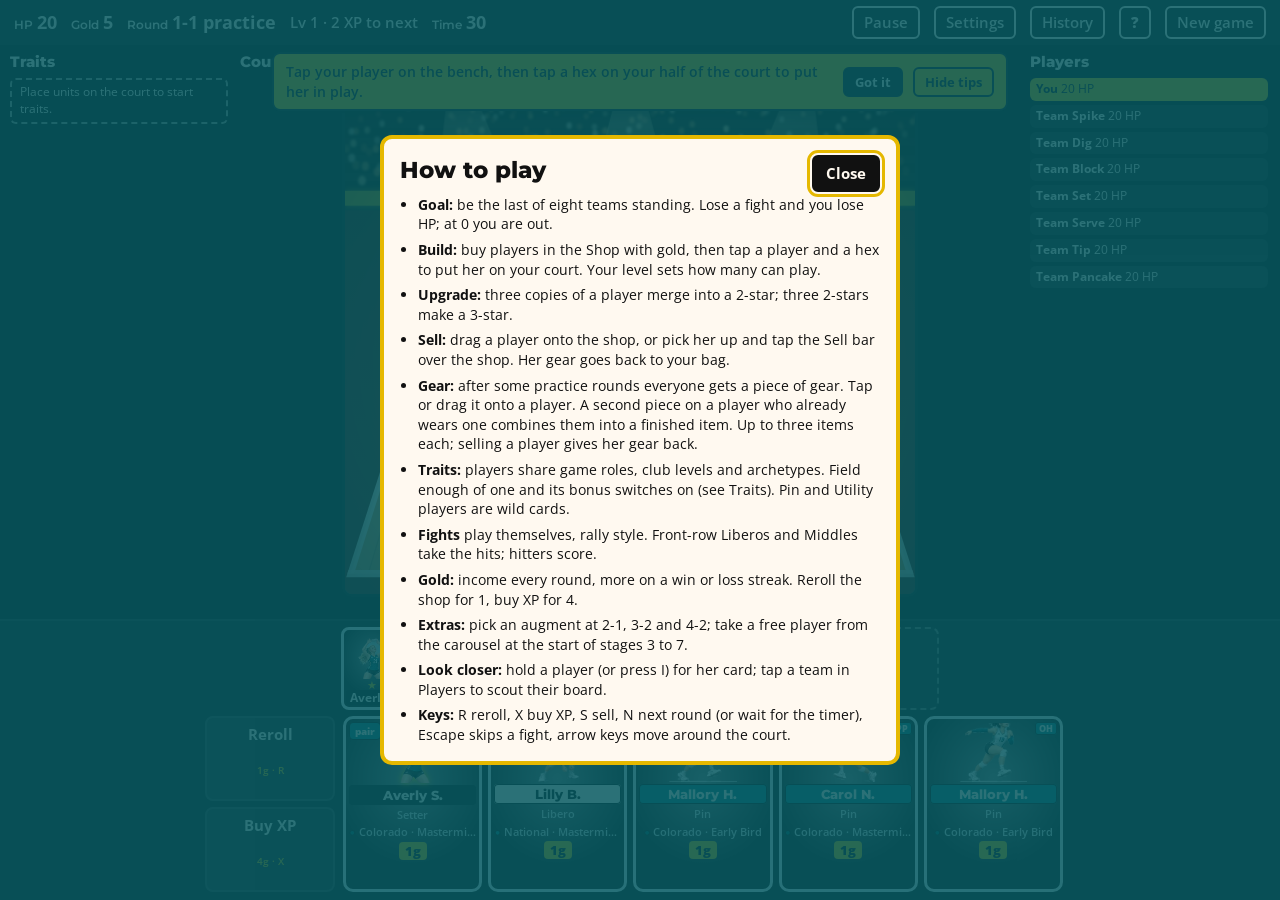
<file: tft-wcni4yex/index.html>
<!doctype html>
<html lang="en">
<head>
  <meta charset="utf-8">
  <meta name="viewport" content="width=device-width, initial-scale=1, viewport-fit=cover">
  <meta name="robots" content="noindex, nofollow">
  <meta name="theme-color" content="#0E7C86">
  <title>Tactical Boom</title>
  <link rel="preconnect" href="https://fonts.googleapis.com">
  <link href="https://fonts.googleapis.com/css2?family=Montserrat:wght@700;800&family=Open+Sans:wght@400;600&display=swap" rel="stylesheet">
  <link rel="manifest" href="app.webmanifest">
  <link rel="icon" href="assets/icons/icon-192.png" type="image/png">
  <link rel="apple-touch-icon" href="assets/icons/apple-touch-icon.png">
  <link rel="stylesheet" href="style.css?v=2.36.0">
  <script type="importmap">
  {
    "imports": {
      "./js/achievements.js": "./js/achievements.js?v=2.36.0",
      "./js/arena.js": "./js/arena.js?v=2.36.0",
      "./js/bots.js": "./js/bots.js?v=2.36.0",
      "./js/combat.js": "./js/combat.js?v=2.36.0",
      "./js/economy.js": "./js/economy.js?v=2.36.0",
      "./js/gallery.js": "./js/gallery.js?v=2.36.0",
      "./js/game.js": "./js/game.js?v=2.36.0",
      "./js/guide.js": "./js/guide.js?v=2.36.0",
      "./js/hex.js": "./js/hex.js?v=2.36.0",
      "./js/i18n.js": "./js/i18n.js?v=2.36.0",
      "./js/items.js": "./js/items.js?v=2.36.0",
      "./js/history.js": "./js/history.js?v=2.36.0",
      "./js/ladder.js": "./js/ladder.js?v=2.36.0",
      "./js/main.js": "./js/main.js?v=2.36.0",
      "./js/playback.js": "./js/playback.js?v=2.36.0",
      "./js/rng.js": "./js/rng.js?v=2.36.0",
      "./js/sound.js": "./js/sound.js?v=2.36.0",
      "./js/sprite.js": "./js/sprite.js?v=2.36.0",
      "./js/stage.js": "./js/stage.js?v=2.36.0",
      "./js/traits.js": "./js/traits.js?v=2.36.0",
      "./js/ui.js": "./js/ui.js?v=2.36.0",
      "./js/units.js": "./js/units.js?v=2.36.0"
    }
  }
  </script>
  <!-- Fetch every module at once instead of discovering them one import at a time. -->
  <link rel="modulepreload" href="./js/achievements.js?v=2.36.0">
  <link rel="modulepreload" href="./js/arena.js?v=2.36.0">
  <link rel="modulepreload" href="./js/bots.js?v=2.36.0">
  <link rel="modulepreload" href="./js/combat.js?v=2.36.0">
  <link rel="modulepreload" href="./js/economy.js?v=2.36.0">
  <link rel="modulepreload" href="./js/gallery.js?v=2.36.0">
  <link rel="modulepreload" href="./js/game.js?v=2.36.0">
  <link rel="modulepreload" href="./js/guide.js?v=2.36.0">
  <link rel="modulepreload" href="./js/hex.js?v=2.36.0">
  <link rel="modulepreload" href="./js/i18n.js?v=2.36.0">
  <link rel="modulepreload" href="./js/items.js?v=2.36.0">
  <link rel="modulepreload" href="./js/history.js?v=2.36.0">
  <link rel="modulepreload" href="./js/ladder.js?v=2.36.0">
  <link rel="modulepreload" href="./js/main.js?v=2.36.0">
  <link rel="modulepreload" href="./js/playback.js?v=2.36.0">
  <link rel="modulepreload" href="./js/rng.js?v=2.36.0">
  <link rel="modulepreload" href="./js/sound.js?v=2.36.0">
  <link rel="modulepreload" href="./js/sprite.js?v=2.36.0">
  <link rel="modulepreload" href="./js/stage.js?v=2.36.0">
  <link rel="modulepreload" href="./js/traits.js?v=2.36.0">
  <link rel="modulepreload" href="./js/ui.js?v=2.36.0">
  <link rel="modulepreload" href="./js/units.js?v=2.36.0">
</head>
<body class="game">
  <header class="bar" aria-label="Status" data-i18n-aria>
    <span class="stat"><span class="k" data-i18n>HP</span> <b id="hp">20</b></span>
    <span class="stat"><span class="k" data-i18n>Gold</span> <b id="gold">0</b></span>
    <span class="stat"><span class="k" data-i18n>Round</span> <b id="round">1-1</b></span>
    <span class="brk" aria-hidden="true"></span>
    <span class="stat" id="level">Lv 1 · 2 XP to next</span>
    <span class="stat"><span class="k" data-i18n>Time</span> <b id="timer" aria-live="off">30</b></span>
    <span class="brk" aria-hidden="true"></span>
    <button type="button" id="pause" class="ghost" aria-pressed="false">Pause</button>
    <button type="button" id="settingsBtn" class="ghost" data-i18n>Settings</button>
    <button type="button" id="historyBtn" class="ghost" data-i18n>History</button>
    <button type="button" id="helpBtn" class="ghost" aria-label="How to play" data-i18n-aria>?</button>
    <button type="button" id="newgame" class="ghost" data-i18n>New game</button>
  <div class="tip" id="tip" role="status" hidden><span id="tipText"></span> <button type="button" id="tipOk" data-i18n>Got it</button> <button type="button" id="tipOff" data-i18n>Hide tips</button></div>
  </header>

  <main class="board">
  <aside class="side left">
  <section class="zone" aria-labelledby="hTraits">
    <h2 id="hTraits"><span data-i18n>Traits</span> <span class="sub" id="wild"></span></h2>
    <ul class="traits" id="traits"></ul>
    <p class="owned" id="owned"></p>
  </section>
  </aside>
  <section class="zone center" aria-labelledby="hCourt">
    <h2 id="hCourt"><span data-i18n>Court</span> <span class="sub" id="courtCount">0 / 1</span> <span class="sub" id="courtHint">arrow keys move between hexes</span>
      <span class="fightbar" id="fightbar" hidden><button type="button" id="speed" aria-pressed="false">2x</button><button type="button" id="skip"><span data-i18n>Skip</span> <small>Esc</small></button></span></h2>
    <div class="arena" id="court" role="group" aria-label="Court hexes, your half" data-i18n-aria data-stage="fieldhouse"></div>
    <p class="msg" id="msg" aria-hidden="true"></p>
    <div id="live" class="vh" aria-live="polite"></div>
  </section>
  <aside class="side right">
  <section class="zone" aria-labelledby="hPlayers">
    <h2 id="hPlayers"><span data-i18n>Players</span> <span class="sub" id="lastFight"></span></h2>
    <ol class="players" id="players"></ol>
  </section>
  <details class="zone damage" id="damage" hidden open>
    <summary><h2 id="damageTitle" data-i18n>Fight damage</h2></summary>
    <ol class="dmglist" id="damageList"></ol>
  </details>
  <details class="zone fights" id="fights" hidden>
    <summary><h2 data-i18n>Fights</h2> <span class="sub" data-i18n>tap one to watch it</span></summary>
    <ol class="fightlist" id="fightList"></ol>
    <div id="lobbyWrap" hidden>
      <h3 class="sub" data-i18n>This round's other fights</h3>
      <ol class="fightlist" id="lobbyList"></ol>
    </div>
  </details>
  </aside>
  </main>

  <footer class="dock">
  <section class="zone" aria-labelledby="hBench">
    <h2 id="hBench" data-i18n>Bench</h2>
    <div class="slots bench" id="bench" role="group" aria-label="Bench slots" data-i18n-aria></div>
    <div class="gearbag" id="gear" role="group" aria-label="Gear bag" data-i18n-aria hidden></div>
  </section>
  <div class="shopbar">
  <nav class="actions" aria-label="Actions" data-i18n-aria>
    <span class="pocket" id="pocket" aria-hidden="true"></span>
    <button type="button" id="reroll">Reroll <small>1g · R</small></button>
    <button type="button" id="xp"><span data-i18n>Buy XP</span> <small>4g · X</small></button>
    <button type="button" id="next" class="primary"><span data-i18n>Next round</span> <small>N</small></button>
  </nav>
  <section class="zone" aria-labelledby="hShop">
    <h2 id="hShop" data-i18n>Shop</h2>
    <div class="shopwrap">
      <div class="shop" id="shop" role="group" aria-label="Shop cards" data-i18n-aria></div>
      <button type="button" id="sell" data-drop="sell:0" disabled>Sell</button>
    </div>
  </section>
  </div>
  </footer>
  <dialog id="unitcard" aria-labelledby="unitName">
    <button type="button" class="close" id="unitClose" data-i18n>Close</button>
    <h2 id="unitName"></h2>
    <div class="stage"><span class="spr" id="unitSprite"></span></div>
    <dl id="unitFacts"></dl>
  </dialog>
  <dialog id="newDlg" aria-labelledby="newTitle">
    <button type="button" class="close" id="newClose" data-i18n>Cancel</button>
    <h2 id="newTitle" data-i18n>New game</h2>
    <p data-i18n>The current game ends.</p>
    <div class="histbtns">
      <button type="button" id="newFree" data-i18n>Free play</button>
      <button type="button" id="newDaily" data-i18n>Today's challenge</button>
      <button type="button" id="newHyper" data-i18n>Hyper roll</button>
    </div>
    <p class="note" id="dailyNote"></p>
    <p class="note" data-i18n>Hyper roll is a short game: more gold, faster levels, double damage, 20-second rounds. It does not change your rating.</p>
  </dialog>
  <dialog id="settings" aria-labelledby="setTitle">
    <button type="button" class="close" id="setClose" data-i18n>Close</button>
    <h2 id="setTitle" data-i18n>Settings</h2>
    <p class="note" data-i18n>Kept on this device.</p>
    <div class="setgrid">
      <span data-i18n>Sound</span><button type="button" id="mute" aria-pressed="false">Sound on</button>
      <label for="auto" data-i18n>Auto-advance timer</label><input type="checkbox" id="auto" checked>
      <label for="difficulty" data-i18n>Bots</label><select id="difficulty" aria-describedby="diffNote"><option value="easy" data-i18n>Easy</option><option value="normal" data-i18n>Normal</option><option value="hard" data-i18n>Hard</option></select>
      <span></span><small id="diffNote" data-i18n>Applies from the next new game.</small>
      <label for="speedPref" data-i18n>Fight speed</label><select id="speedPref"><option value="1">1x</option><option value="2">2x</option></select>
      <label for="motion" data-i18n>Motion</label><select id="motion"><option value="auto" data-i18n>Follow this device</option><option value="reduce" data-i18n>Reduce</option></select>
      <label for="tipsOn" data-i18n>Tips</label><input type="checkbox" id="tipsOn" checked>
      <label for="textSize" data-i18n>Text size</label><select id="textSize"><option value="1" data-i18n>Standard</option><option value="1.15" data-i18n>Large</option><option value="1.3" data-i18n>Larger</option></select>
      <label for="lang" data-i18n>Language</label><select id="lang"><option value="en">English</option><option value="es">Español</option></select>
    </div>
  </dialog>
  <dialog id="history" aria-labelledby="histTitle">
    <button type="button" class="close" id="histClose" data-i18n>Close</button>
    <h2 id="histTitle" data-i18n>History</h2>
    <p class="rank" id="histRank"></p>
    <p id="histSummary"></p>
    <ol class="histgames" id="histGames"></ol>
    <div id="histUnitsWrap">
      <h3 data-i18n>Players on your final boards</h3>
      <table class="histunits"><thead><tr><th scope="col" data-i18n>Player</th><th scope="col" data-i18n>Games</th><th scope="col" data-i18n>Avg place</th><th scope="col" data-i18n>Wins</th></tr></thead><tbody id="histUnits"></tbody></table>
    </div>
    <h3 id="achTitle">Achievements</h3>
    <ul class="achs" id="achList"></ul>
    <p class="note" data-i18n>Kept on this device only. The feedback file holds these game facts and nothing else.</p>
    <div class="histbtns"><button type="button" id="histDownload" data-i18n>Download feedback file</button><button type="button" id="histClear" data-i18n>Clear history</button></div>
  </dialog>
  <dialog id="help" aria-labelledby="helpTitle">
    <button type="button" class="close" id="helpClose" data-i18n>Close</button>
    <h2 id="helpTitle" data-i18n>How to play</h2>
    <ul class="help">
      <li data-i18n-html><b>Goal:</b> be the last of eight teams standing. Lose a fight and you lose HP; at 0 you are out.</li>
      <li data-i18n-html><b>Build:</b> buy players in the Shop with gold, then tap a player and a hex to put her on your court. Your level sets how many can play.</li>
      <li data-i18n-html><b>Upgrade:</b> three copies of a player merge into a 2-star; three 2-stars make a 3-star.</li>
      <li data-i18n-html><b>Sell:</b> drag a player onto the shop, or pick her up and tap the Sell bar over the shop. Her gear goes back to your bag.</li>
      <li data-i18n-html><b>Gear:</b> after some practice rounds everyone gets a piece of gear. Tap or drag it onto a player. A second piece on a player who already wears one combines them into a finished item. Up to three items each; selling a player gives her gear back.</li>
      <li data-i18n-html><b>Traits:</b> players share game roles, club levels and archetypes. Field enough of one and its bonus switches on (see Traits). Pin and Utility players are wild cards.</li>
      <li data-i18n-html><b>Fights</b> play themselves, rally style. Front-row Liberos and Middles take the hits; hitters score.</li>
      <li data-i18n-html><b>Gold:</b> income every round, more on a win or loss streak. Reroll the shop for 1, buy XP for 4.</li>
      <li data-i18n-html><b>Extras:</b> pick an augment at 2-1, 3-2 and 4-2; take a free player from the carousel at the start of stages 3 to 7.</li>
      <li data-i18n-html><b>Look closer:</b> hold a player (or press I) for her card; tap a team in Players to scout their board.</li>
      <li data-i18n-html><b>Keys:</b> R reroll, X buy XP, S sell, N next round (or wait for the timer), Escape skips a fight, arrow keys move around the court.</li>
    </ul>
  </dialog>
  <dialog id="carousel" aria-labelledby="carTitle">
    <h2 id="carTitle" data-i18n>Carousel</h2>
    <p data-i18n>Lowest HP picks first. Take one player for free; if time runs out you get the first open one.</p>
    <div class="carousel" id="carChoices" role="group" aria-label="Carousel players" data-i18n-aria></div>
  </dialog>
  <dialog id="augment" aria-labelledby="augTitle">
    <h2 id="augTitle" data-i18n>Pick an augment</h2>
    <p data-i18n>It lasts the whole game. If time runs out you get the first one.</p>
    <div class="augs" id="augChoices" role="group" aria-label="Augment choices" data-i18n-aria></div>
  </dialog>
  <dialog id="over" aria-labelledby="overTitle">
    <h2 id="overTitle" data-i18n>Game over</h2>
    <p id="overText"></p>
    <p class="rank" id="overAch"></p>
    <div class="recap" id="recap"></div>
    <ol class="players" id="finalPlaces"></ol>
    <div class="histbtns">
      <button type="button" id="again" data-i18n>Free play</button>
      <button type="button" id="againDaily" data-i18n>Today's challenge</button>
    </div>
  </dialog>
  <script type="module" src="js/main.js?v=2.36.0"></script>
</body>
</html>
</file>
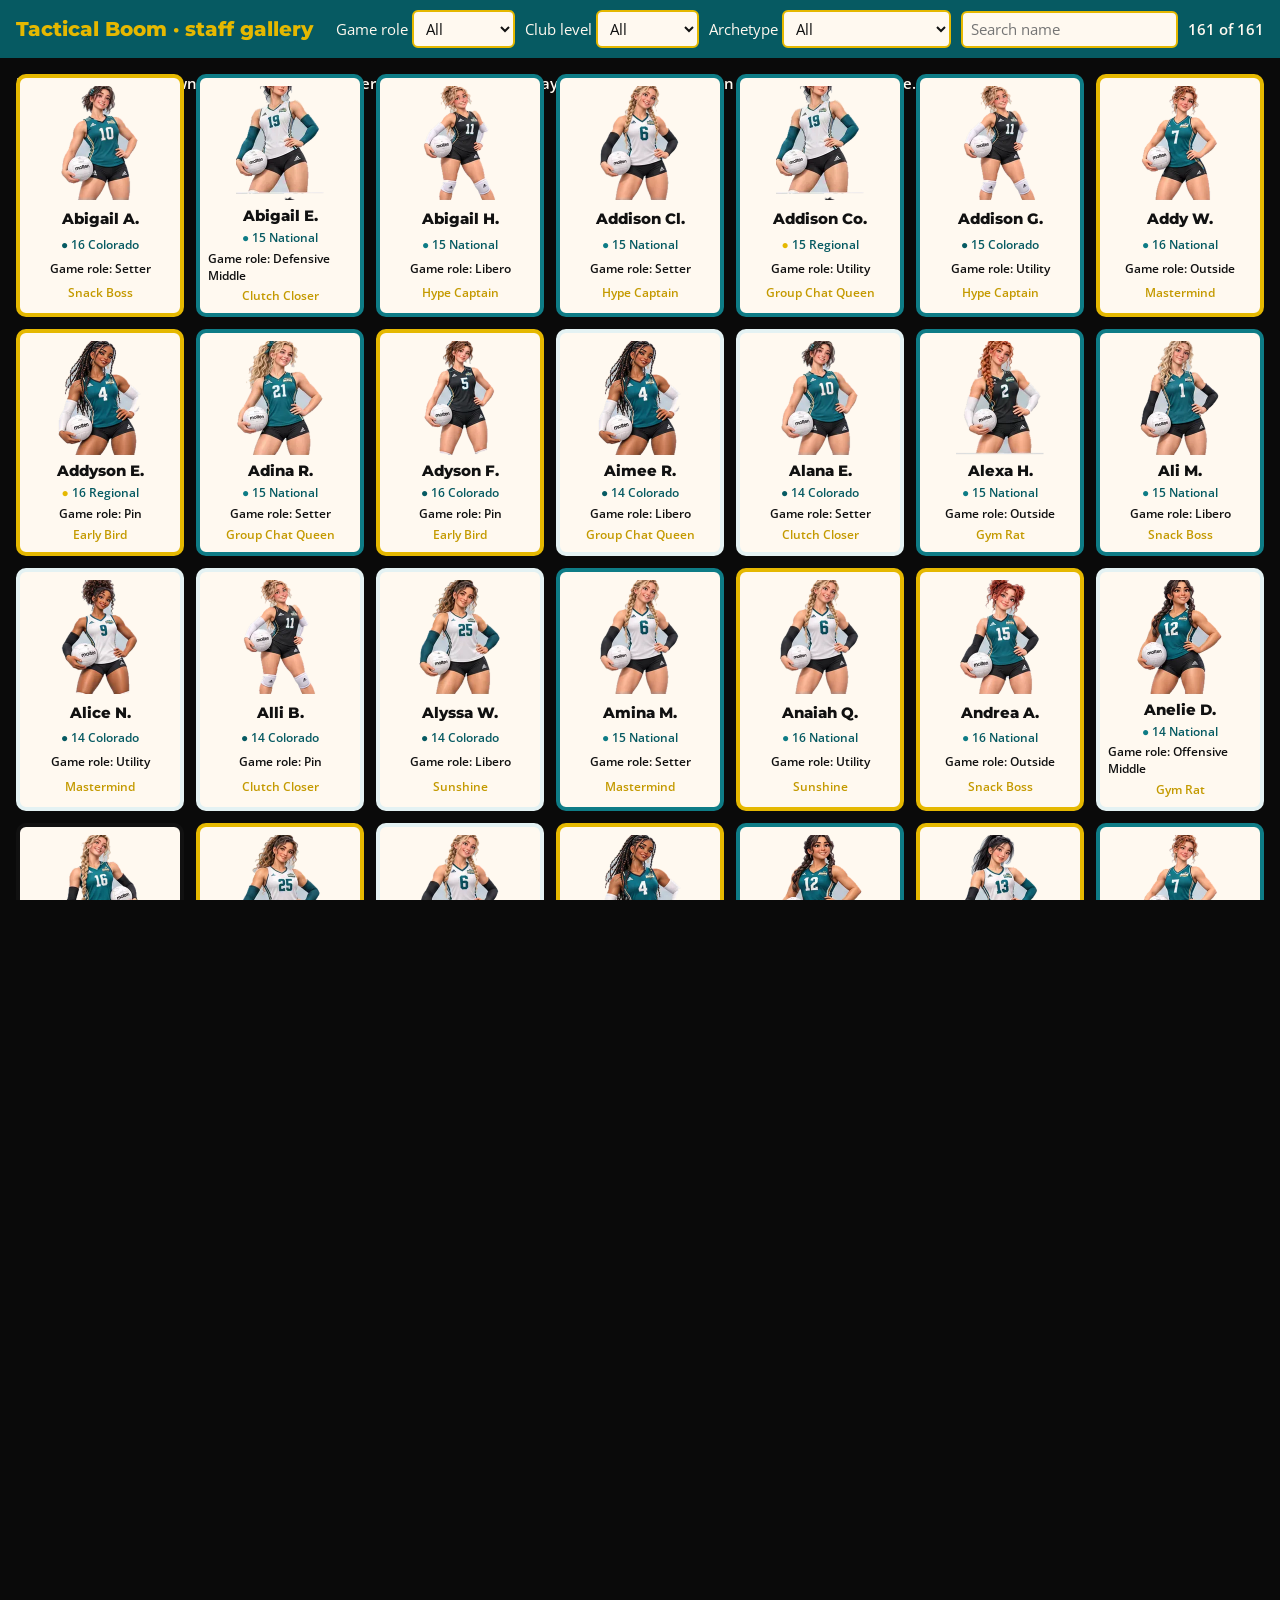
<file: tft-wcni4yex/gallery.html>
<!doctype html>
<html lang="en">
<head>
  <meta charset="utf-8">
  <meta name="viewport" content="width=device-width, initial-scale=1, viewport-fit=cover">
  <meta name="robots" content="noindex, nofollow">
  <meta name="theme-color" content="#0E7C86">
  <title>Tactical Boom Gallery</title>
  <link rel="icon" href="assets/icons/icon-192.png" type="image/png">
  <link rel="preconnect" href="https://fonts.googleapis.com">
  <link href="https://fonts.googleapis.com/css2?family=Montserrat:wght@700;800&family=Open+Sans:wght@400;600&display=swap" rel="stylesheet">
  <link rel="stylesheet" href="style.css?v=2.36.0">
  <script type="importmap">
  {
    "imports": {
      "./js/achievements.js": "./js/achievements.js?v=2.36.0",
      "./js/arena.js": "./js/arena.js?v=2.36.0",
      "./js/bots.js": "./js/bots.js?v=2.36.0",
      "./js/combat.js": "./js/combat.js?v=2.36.0",
      "./js/economy.js": "./js/economy.js?v=2.36.0",
      "./js/gallery.js": "./js/gallery.js?v=2.36.0",
      "./js/game.js": "./js/game.js?v=2.36.0",
      "./js/guide.js": "./js/guide.js?v=2.36.0",
      "./js/hex.js": "./js/hex.js?v=2.36.0",
      "./js/i18n.js": "./js/i18n.js?v=2.36.0",
      "./js/items.js": "./js/items.js?v=2.36.0",
      "./js/history.js": "./js/history.js?v=2.36.0",
      "./js/ladder.js": "./js/ladder.js?v=2.36.0",
      "./js/main.js": "./js/main.js?v=2.36.0",
      "./js/playback.js": "./js/playback.js?v=2.36.0",
      "./js/rng.js": "./js/rng.js?v=2.36.0",
      "./js/sound.js": "./js/sound.js?v=2.36.0",
      "./js/sprite.js": "./js/sprite.js?v=2.36.0",
      "./js/stage.js": "./js/stage.js?v=2.36.0",
      "./js/traits.js": "./js/traits.js?v=2.36.0",
      "./js/ui.js": "./js/ui.js?v=2.36.0",
      "./js/units.js": "./js/units.js?v=2.36.0"
    }
  }
  </script>
</head>
<body>
  <header class="top">
    <h1>Tactical Boom · staff gallery</h1>
    <label>Game role <select id="fRole"><option value="">All</option></select></label>
    <label>Club level <select id="fLevel"><option value="">All</option></select></label>
    <label>Archetype <select id="fArch"><option value="">All</option></select></label>
    <label><span class="vh">Search name</span><input id="fName" type="search" placeholder="Search name"></label>
    <span class="count" id="count" aria-live="polite"></span>
  </header>
  <p class="note">Placeholder looks, drawn from a fixed seed, never matched to the real player. Tap or press Enter on a card to see every pose.</p>
  <main class="grid" id="grid" aria-label="Units"></main>
  <dialog id="dlg" aria-labelledby="dlgName">
    <button class="close" id="dlgClose" type="button">Close</button>
    <h2 id="dlgName"></h2>
    <div class="stage" id="stage"></div>
    <div class="poses" id="poses" role="group" aria-label="Pose"></div>
    <dl id="dlgFacts"></dl>
  </dialog>
  <script type="module" src="js/gallery.js?v=2.36.0"></script>
</body>
</html>
</file>
<file: tft-wcni4yex/style.css>
:root {
  --teal: #0E7C86; --teal-dark: #065A62; --teal-light: #E4F2F3;
  --gold: #E5B800; --gold-dark: #C49A00; --cream: #FFF9F0; --black: #111111;
  --display: 'Montserrat', sans-serif; --body: 'Open Sans', sans-serif;
  --page: #0a0a0a; --panel: #161616; --panel-2: #1f1f1f;
}
* { box-sizing: border-box; }
html, body { margin: 0; min-height: 100%; }
body { background: var(--page); color: var(--cream); font-family: var(--body); font-size: 15px; line-height: 1.4; }
h1, h2, h3 { font-family: var(--display); font-weight: 800; margin: 0; }
button { font: inherit; cursor: pointer; }
:focus-visible { outline: 3px solid var(--gold); outline-offset: 2px; }
.vh { position: absolute; width: 1px; height: 1px; overflow: hidden; clip: rect(0 0 0 0); white-space: nowrap; }

.top { position: sticky; top: 0; z-index: 5; background: var(--teal-dark); padding: 10px 16px; display: flex; gap: 10px; align-items: center; flex-wrap: wrap; }
.top h1 { font-size: 20px; color: var(--gold); flex: 1 1 auto; }
.top select, .top input { font: inherit; padding: 6px 8px; border: 2px solid var(--gold); border-radius: 6px; background: var(--cream); color: var(--black); }
.top .count { font-weight: 600; }

.grid { display: grid; grid-template-columns: repeat(auto-fill, minmax(150px, 1fr)); gap: 12px; padding: 16px; }
.card { background: var(--cream); color: var(--black); border-radius: 10px; border: 4px solid var(--ring); padding: 8px; text-align: left; display: grid; gap: 4px; justify-items: center; }
.card .spr { background-repeat: no-repeat; image-rendering: auto; }
.card .name { font-family: var(--display); font-weight: 800; font-size: 15px; }
.card .team { font-weight: 600; font-size: 12px; color: var(--teal-dark); }
.card .role { font-size: 12px; font-weight: 600; }
.card .arch { font-size: 12px; font-weight: 600; color: var(--gold-dark); }
.card[data-level="National"] .team::before { content: "● "; color: var(--teal); }
.card[data-level="Regional"] .team::before { content: "● "; color: var(--gold); }
.card[data-level="Colorado"] .team::before { content: "● "; color: var(--teal-dark); }

dialog { border: 4px solid var(--gold); border-radius: 12px; background: var(--cream); color: var(--black); padding: 16px; width: min(92vw, 520px); }
dialog::backdrop { background: rgba(6, 90, 98, .85); }
dialog .stage { display: grid; place-items: end center; background: var(--teal-light); border-radius: 8px; min-height: 260px; padding: 8px; }
dialog .poses { display: flex; flex-wrap: wrap; gap: 6px; margin: 10px 0; }
dialog .poses button { padding: 6px 10px; border: 2px solid var(--black); background: var(--black); color: var(--cream); border-radius: 6px; font-weight: 600; }
dialog .poses button[aria-pressed="true"] { background: var(--gold); color: var(--black); border-color: var(--gold); }
dialog dl { display: grid; grid-template-columns: auto 1fr; gap: 4px 12px; margin: 10px 0; font-size: 14px; }
dialog dt { font-weight: 800; }
dialog dd { margin: 0; }
dialog .close { float: right; border: 2px solid var(--black); background: var(--black); color: var(--cream); border-radius: 6px; padding: 6px 12px; font-weight: 700; }
.note { padding: 0 16px 16px; font-weight: 600; }
@media (prefers-reduced-motion: reduce) { .hop { animation: none !important; } }

/* ---- game screen ---- */
body.game { padding-bottom: 96px; }
.bar { position: sticky; top: 0; z-index: 5; background: var(--panel); padding: 8px 12px; display: flex; gap: 14px; align-items: center; flex-wrap: wrap; font-weight: 600; }
.bar .stat .k { color: var(--cream); font-family: var(--display); font-size: 12px; }
.bar .stat b { font-size: 18px; }
.bar #pause { margin-left: auto; }
.bar .ghost { background: transparent; color: var(--cream); border: 2px solid var(--cream); border-radius: 6px; padding: 4px 10px; font-weight: 600; }
.zone { padding: 10px 12px 0; }
.zone h2 { font-size: 15px; color: var(--cream); margin-bottom: 6px; }
.zone h2 .sub { color: var(--cream); font-family: var(--body); font-weight: 600; font-size: 13px; margin-left: 8px; }
.slots { display: grid; gap: 6px; touch-action: none; }
.slots.court { grid-template-columns: repeat(6, 1fr); }
.slots.bench { grid-template-columns: repeat(9, 1fr); }
.slot { position: relative; aspect-ratio: 3 / 4; border-radius: 8px; border: 2px dashed rgba(255, 249, 240, .6); background: rgba(6, 90, 98, .5); padding: 2px; display: grid; grid-template-rows: 1fr auto auto; justify-items: center; align-items: end; color: var(--cream); overflow: hidden; }
.slot.filled { border: 3px solid var(--ring); background: var(--cream); color: var(--black); }
.slot.selected { outline: 4px solid var(--gold); outline-offset: -2px; transform: translateY(-4px); }
.slot .spr { background-repeat: no-repeat; max-width: 100%; }
.slot .stars { color: var(--black); font-size: 11px; line-height: 1; }
.slot .nm { font-size: 10px; font-weight: 700; line-height: 1.1; text-align: center; max-width: 100%; overflow: hidden; text-overflow: ellipsis; white-space: nowrap; }
/* The name strip wears the role's kit colour (white, black or teal) so roles read at a glance. */
.slot.filled .nm, .shopcard .nm { box-sizing: border-box; width: 100%; padding: 1px 4px; border-radius: 4px; background: var(--kit-bg, transparent); color: var(--kit-fg, inherit); box-shadow: inset 0 0 0 1px var(--black); }
.spr.flip { transform: scaleX(-1); }
.slot[data-abbr]::after, .shopcard[data-abbr]::after { content: attr(data-abbr); position: absolute; top: 3px; right: 3px; z-index: 1; font-size: 9px; font-weight: 800; line-height: 1; padding: 2px 4px; border-radius: 3px; background: var(--kit-bg); color: var(--kit-fg); box-shadow: inset 0 0 0 1px var(--black); }
.slot { position: relative; }
/* ---- fight playback ---- */
.arena.fighting .hex { pointer-events: none; }
.hex.down .unit { opacity: .55; }
.hex .unit .hpbar { width: 70%; height: 5px; margin-top: 2px; background: var(--black); border: 1px solid var(--black); border-radius: 3px; overflow: hidden; }
.hex .unit .hpbar i { display: block; height: 100%; width: 100%; background: var(--gold); transform-origin: left; transition: transform .25s; }
.hex.theirs .unit .hpbar i { background: var(--cream); }
.float { position: absolute; bottom: 100%; left: 50%; transform: translateX(-50%); font-family: var(--display); font-weight: 800; font-size: 13px; white-space: nowrap; padding: 0 4px; border-radius: 4px; background: var(--black); color: var(--cream); animation: rise .9s ease-out forwards; z-index: 40; }
.float.dmg { color: var(--gold); }
.float.heal { background: var(--teal); color: var(--cream); }
.float.kw { background: var(--cream); color: var(--black); font-size: 11px; }
@keyframes rise { from { opacity: 1; translate: 0 0; } to { opacity: 0; translate: 0 -28px; } }
.ball { position: absolute; left: 0; top: 0; width: 14px; height: 14px; margin: -7px 0 0 -7px; border-radius: 50%; background: radial-gradient(circle at 35% 35%, var(--cream), var(--gold) 60%, var(--gold-dark)); border: 1px solid var(--black); z-index: 60; pointer-events: none; }
.fightbar[hidden], [hidden] { display: none !important; }
.fightbar { display: inline-flex; gap: 6px; margin-left: 8px; vertical-align: middle; }
.fightbar button { padding: 4px 10px; border-radius: 6px; border: 2px solid var(--black); background: var(--black); color: var(--cream); font-weight: 700; font-size: 12px; }
.fightbar button small { color: var(--gold); font-size: 10px; }
.bar .auto { display: inline-flex; gap: 4px; align-items: center; font-size: 12px; }
.bar select { font: inherit; font-size: 12px; padding: 2px 4px; border-radius: 6px; border: 2px solid var(--cream); background: var(--teal-dark); color: var(--cream); }
.bar .auto input { width: 18px; height: 18px; accent-color: var(--gold); }
.bar #pause[aria-pressed="true"] { background: var(--gold); color: var(--black); border-color: var(--gold); }
@media (prefers-reduced-motion: reduce) { .float { animation: none; } .hex .unit .hpbar i { transition: none; } }
.traits { list-style: none; margin: 0; padding: 0; display: flex; flex-wrap: wrap; gap: 6px; font-size: 12px; }
.traits li { border-radius: 6px; border: 2px dashed rgba(255, 249, 240, .6); }
.traits li:not(:has(button)) { padding: 4px 8px; }
.traits li.on { background: var(--cream); color: var(--black); border: 2px solid var(--gold); }
.traits li.on.kit { background: var(--kit-bg); color: var(--kit-fg); }
.traits .trait { all: unset; box-sizing: border-box; display: block; padding: 4px 8px; cursor: pointer; border-radius: 4px; }
.traits .trait:focus-visible { outline: 3px solid var(--gold); outline-offset: 1px; }
.traits .trait[aria-pressed="true"] { box-shadow: 0 0 0 3px var(--gold); }
.traits .sw { display: inline-block; width: 9px; height: 9px; margin-right: 5px; border-radius: 50%; border: 1px solid var(--black); box-shadow: 0 0 0 1px var(--cream); background: var(--kit-bg, transparent); vertical-align: 0; } /* cream halo: a teal dot stays visible on the teal page */
.traits li:not(.kit) .sw:not([style]) { display: none; }
.traits li b { font-family: var(--display); }
.traits li.on .bp { color: var(--teal-dark); font-weight: 700; }
.traits li.on.kit .bp { color: inherit; }
/* Units holding the trait picked in the trait panel glow around their outline. */
.lit .spr { filter: drop-shadow(0 0 3px var(--gold)) drop-shadow(0 0 3px var(--gold)); }
.slot.lit, .shopcard.lit { outline: 3px solid var(--gold); outline-offset: 1px; }
.players { list-style: none; margin: 0; padding: 0; display: grid; grid-template-columns: repeat(auto-fill, minmax(140px, 1fr)); gap: 4px; font-size: 12px; }
.players li { padding: 3px 6px; border-radius: 6px; background: var(--panel-2); white-space: nowrap; overflow: hidden; text-overflow: ellipsis; }
.players li.you { background: var(--gold); color: var(--black); }
.players li.out { text-decoration: line-through; }
dialog .players { grid-template-columns: repeat(2, 1fr); }
dialog .players li { color: var(--cream); }
dialog .players li.you { color: var(--black); }
.msg { margin: 8px 12px; min-height: 1.4em; font-weight: 600; }
.shop { display: grid; grid-template-columns: repeat(5, minmax(0, 1fr)); gap: 6px; }
.shopcard { border-radius: 10px; border: 3px solid var(--ring); background: var(--cream); color: var(--black); padding: 6px 4px; display: grid; justify-items: center; gap: 2px; min-height: 150px; }
.shopcard:disabled { background: var(--teal-light); border-style: dashed; }
.shopcard .spr { background-repeat: no-repeat; }
.shopcard .nm { font-family: var(--display); font-weight: 800; font-size: 11px; text-align: center; }
.shopcard .tr { font-size: 9.5px; font-weight: 600; text-align: center; color: var(--teal-dark); }
.shopcard { position: relative; }
.shopcard .hint { position: absolute; top: 4px; left: 4px; z-index: 1; font-size: 10px; font-weight: 800; line-height: 1; padding: 3px 5px; border-radius: 4px; border: 1px solid var(--black); background: var(--cream); color: var(--black); }
.shopcard .hint.up { background: var(--gold); }
.shopcard .hint.pair { background: var(--teal); color: var(--cream); }
.shopcard.hinted .spr { filter: drop-shadow(0 0 4px var(--gold)); }
.shopcard .cost { font-weight: 800; color: var(--black); background: var(--gold); border-radius: 4px; padding: 0 6px; font-size: 13px; }
.actions { position: fixed; left: 0; right: 0; bottom: 0; z-index: 5; display: grid; grid-template-columns: 1fr 1fr 1fr 1.4fr; gap: 6px; padding: 8px 12px calc(8px + env(safe-area-inset-bottom, 0px)); background: var(--teal-dark); }
.actions button { padding: 10px 4px; border-radius: 8px; border: 2px solid var(--black); background: var(--black); color: var(--cream); font-weight: 700; font-size: 13px; display: grid; gap: 2px; }
.actions button small { font-weight: 600; font-size: 10px; color: var(--gold); }
.actions button.primary { background: var(--gold); color: var(--black); border-color: var(--gold); }
.actions button.primary small { color: var(--black); }
.actions button:disabled { background: var(--teal-dark); border: 2px dashed var(--cream); color: var(--cream); }
@media (min-width: 700px) { .zone, .bar, .actions { max-width: 760px; margin-inline: auto; } .actions { left: 50%; transform: translateX(-50%); width: 100%; } .slot .nm { font-size: 12px; } .shopcard .nm { font-size: 13px; } .shopcard .tr { font-size: 11px; } }

/* ---- arena: perspective court ---- */
.arena { isolation: isolate; position: relative; width: 100%; aspect-ratio: 1 / 0.9; overflow: hidden; border-radius: 10px; border: 3px solid var(--black); background: var(--teal-dark) center top / cover no-repeat; touch-action: none; }
.arena .backdrop-wrap, .arena .backdrop { position: absolute; inset: 0; width: 100%; height: 100%; display: block; pointer-events: none; }
.arena .net { position: absolute; left: calc(var(--netL) * 100%); right: calc((1 - var(--netR)) * 100%); top: calc(var(--netY) * 100%); height: calc(8% * var(--netS)); transform: translateY(-100%); z-index: 11; background: repeating-linear-gradient(90deg, rgba(255,249,240,.55) 0 1px, transparent 1px 7px), repeating-linear-gradient(0deg, rgba(255,249,240,.55) 0 1px, transparent 1px 7px); border-top: 4px solid var(--cream); border-bottom: 2px solid rgba(17,17,17,.6); pointer-events: none; }
.arena .net::before, .arena .net::after { content: ""; position: absolute; top: -10%; bottom: -40%; width: 2.5%; background: var(--black); border-radius: 2px; }
.arena .net::before { left: 1%; } .arena .net::after { right: 1%; }
/* A tile is a button; its hex shape is drawn by ::before so the standing sprite can overflow it. */
.hex { position: absolute; width: calc(13% * var(--s)); aspect-ratio: 1 / 0.62; transform: translate(-50%, -50%); background: transparent; border: 0; padding: 0; margin: 0; overflow: visible; }
.hex::before { content: ""; position: absolute; inset: 0; clip-path: polygon(25% 0, 75% 0, 100% 50%, 75% 100%, 25% 100%, 0 50%); background: rgba(228, 242, 243, .16); }
.hex.mine { cursor: pointer; }
.hex.mine::before { background: rgba(228, 242, 243, .42); }
.hex.mine:hover::before, .hex.mine.drop::before { background: rgba(229, 184, 0, .75); }
.hex.mine:focus-visible { outline: none; }
.hex.mine:focus-visible::before { background: rgba(229, 184, 0, .85); box-shadow: inset 0 0 0 3px var(--black); }
.hex.filled.mine::before { background: rgba(14, 124, 134, .6); box-shadow: inset 0 0 0 2px var(--ring); }
.hex.selected::before { background: var(--gold); }
/* While dragging: the row that suits the dragged unit's role. */
.hex.suggest::before { background: rgba(229, 184, 0, .45); }
.hex .unit { position: absolute; left: 50%; bottom: 40%; transform: translateX(-50%); pointer-events: none; display: grid; justify-items: center; }
.hex .unit .spr { background-repeat: no-repeat; }
.hex .unit.flip .spr { transform: scaleX(-1); }
.hex .unit .stars { color: var(--gold); font-size: 11px; line-height: 1; text-shadow: 0 1px 0 var(--black); margin-top: -2px; }
.dragghost { position: fixed; left: 0; top: 0; z-index: 50; pointer-events: none; will-change: transform; filter: drop-shadow(0 10px 14px rgba(0, 0, 0, .55)); }
.dragghost > * { rotate: -3deg; scale: 1.06; }
.lifted { opacity: .25; }
.dragghost .spr { background-repeat: no-repeat; filter: drop-shadow(0 6px 6px rgba(0,0,0,.5)); }
.slot.drop, #sell.drop { outline: 4px solid var(--gold); outline-offset: -2px; }
/* Shop cards let a vertical swipe scroll the page on phones; tap still buys, mouse drags still work. */
.shopcard { touch-action: pan-y; }
/* ---- augments ---- */
.augs { display: grid; gap: 8px; margin-top: 8px; }
.augcard { display: grid; gap: 2px; text-align: left; padding: 10px 12px; border-radius: 8px; border: 2px solid var(--black); background: var(--teal-light); color: var(--black); font: inherit; }
.augcard b { font-family: var(--display); font-size: 15px; color: var(--teal-dark); }
.augcard:hover, .augcard:focus-visible { background: var(--gold); }
.owned { margin: 6px 0 0; font-size: 12px; font-weight: 600; }
.carousel { display: grid; grid-template-columns: repeat(auto-fill, minmax(96px, 1fr)); gap: 6px; margin-top: 8px; }
/* ---- scouting and fight damage ---- */
.players .scout { all: unset; display: block; width: 100%; cursor: pointer; }
.players .scout:focus-visible { outline: 3px solid var(--gold); outline-offset: 2px; border-radius: 4px; }
.players li:has(.scout[aria-pressed="true"]) { background: var(--cream); color: var(--black); }
.damage summary { cursor: pointer; list-style: revert; color: var(--gold); }
.damage summary h2 { display: inline; }
.dmglist { list-style: none; margin: 6px 0 0; padding: 0; display: grid; gap: 3px; font-size: 12px; }
.dmglist li { display: grid; grid-template-columns: minmax(0, 9em) 1fr 4em; gap: 6px; align-items: center; }
.dmglist .nm { overflow: hidden; text-overflow: ellipsis; white-space: nowrap; font-weight: 600; }
.dmglist .bar { height: 10px; background: var(--teal-dark); border-radius: 3px; overflow: hidden; }
.dmglist .bar i { display: block; height: 100%; background: var(--gold); }
.dmglist li.them .bar i { background: var(--cream); }
.dmglist .n { text-align: right; font-variant-numeric: tabular-nums; font-weight: 700; }
/* ---- unit card and how to play ---- */
.shopcard[aria-disabled="true"] { background: var(--teal-light); border-style: dashed; }
#unitcard .stage .spr { background-repeat: no-repeat; }
.help { margin: 8px 0 0; padding-left: 18px; display: grid; gap: 6px; font-size: 14px; }
.bar #helpBtn { min-width: 32px; font-weight: 800; }
/* ---- club colour: a floor disc under each player, a dot on cards ---- */
.hex.filled::after { content: ""; position: absolute; left: 22%; right: 22%; top: 28%; bottom: 22%; border-radius: 50%; background: var(--jersey, transparent); border: 2px solid var(--black); z-index: 0; pointer-events: none; }
.shopcard .tr.lv::before { content: "● "; color: var(--jersey); -webkit-text-stroke: 1px var(--black); }
/* ---- history ---- */
.histgames { margin: 8px 0; padding-left: 20px; font-size: 13px; display: grid; gap: 3px; }
#history h3 { font-size: 14px; margin: 10px 0 4px; }
.histunits { width: 100%; border-collapse: collapse; font-size: 13px; }
.histunits th, .histunits td { text-align: left; padding: 3px 6px; border-bottom: 1px solid var(--teal-light); }
.histunits td { font-variant-numeric: tabular-nums; }
.histbtns { display: flex; gap: 8px; flex-wrap: wrap; }
.histbtns button { padding: 8px 12px; border-radius: 8px; border: 2px solid var(--black); background: var(--black); color: var(--cream); font-weight: 700; }
.histbtns button:first-child { background: var(--gold); color: var(--black); }
.histbtns button:disabled { background: var(--teal-light); color: var(--black); border-style: dashed; }
/* ---- reserve space for lists the script fills, so the page does not jump on load ---- */
#players:empty { min-height: 56px; }
#traits:empty { min-height: 28px; }
#bench:empty { min-height: 64px; }
#shop:empty { min-height: 150px; }
/* ---- settings ---- */
.setgrid { display: grid; grid-template-columns: auto 1fr; gap: 10px 14px; align-items: center; margin-top: 10px; font-weight: 600; }
.setgrid select, .setgrid button { font: inherit; padding: 6px 8px; border-radius: 6px; border: 2px solid var(--black); background: var(--cream); color: var(--black); justify-self: start; }
.setgrid button[aria-pressed="true"] { background: var(--teal-light); border-style: dashed; }
.setgrid input[type="checkbox"] { width: 22px; height: 22px; accent-color: var(--teal); justify-self: start; }
.setgrid small { font-weight: 400; }
html[data-motion="reduce"] .float { animation: none; }
html[data-motion="reduce"] .hex .unit .hpbar i { transition: none; }
html[data-motion="reduce"] .hop { animation: none !important; }
/* ---- replays ---- */
.fights summary { cursor: pointer; }
.fights summary h2 { display: inline; }
.fightlist { list-style: none; margin: 6px 0 0; padding: 0; display: flex; flex-wrap: wrap; gap: 6px; }
.fightlist button { font: inherit; font-size: 12px; font-weight: 600; padding: 4px 8px; border-radius: 6px; border: 2px solid var(--black); background: var(--teal-dark); color: var(--cream); }
.fightlist button:disabled { border-style: dashed; }
.rank { font-family: var(--display); font-weight: 800; color: var(--teal-dark); }
/* ---- achievements ---- */
.achs { list-style: none; margin: 4px 0 8px; padding: 0; display: grid; grid-template-columns: repeat(auto-fill, minmax(200px, 1fr)); gap: 4px; font-size: 12px; }
.achs li { padding: 4px 8px; border-radius: 6px; border: 2px dashed var(--teal-dark); }
.achs li.got { border: 2px solid var(--gold-dark); background: var(--gold); }
.achs li b { font-family: var(--display); }
/* ---- hit effects ---- */
.spark { position: absolute; left: 50%; top: 35%; width: 26px; height: 26px; margin: -13px 0 0 -13px; border-radius: 50%; pointer-events: none; z-index: 45;
  background: radial-gradient(circle, #fff 0 20%, var(--cream) 30%, rgba(255, 249, 240, 0) 70%); animation: burst .45s ease-out forwards; }
.spark.big { width: 44px; height: 44px; margin: -22px 0 0 -22px; background: radial-gradient(circle, #fff 0 15%, var(--gold) 35%, rgba(229, 184, 0, 0) 70%); }
@keyframes burst { from { transform: scale(.3); opacity: 1; } to { transform: scale(1.6); opacity: 0; } }
.ko { position: absolute; left: 50%; top: 10%; transform: translateX(-50%); font-family: var(--display); font-weight: 800; font-size: 18px; letter-spacing: 1px;
  color: var(--black); background: var(--gold); border: 2px solid var(--black); border-radius: 6px; padding: 0 6px; z-index: 46; pointer-events: none; animation: kopop .9s ease-out forwards; }
@keyframes kopop { 0% { transform: translateX(-50%) scale(.4); opacity: 0; } 20% { transform: translateX(-50%) scale(1.15); opacity: 1; } 75% { opacity: 1; } 100% { transform: translateX(-50%) translateY(-10px); opacity: 0; } }
@media (prefers-reduced-motion: reduce) { .spark, .ko { display: none; } }
html[data-motion="reduce"] .spark, html[data-motion="reduce"] .ko { display: none; }
/* ---- guided tips ---- */
/* Tips float just above the action bar, so showing or hiding one never pushes the page around. */
.tip { position: fixed; z-index: 6; left: 50%; transform: translateX(-50%); width: min(736px, calc(100% - 16px)); box-sizing: border-box; bottom: calc(84px + env(safe-area-inset-bottom, 0px)); padding: 8px 12px; background: var(--gold); color: var(--black); font-weight: 600; font-size: 14px; display: flex; flex-wrap: wrap; gap: 6px 10px; align-items: center; border: 2px solid var(--black); border-radius: 8px; box-shadow: 0 4px 12px rgba(0, 0, 0, .35); }
.tip span { flex: 1 1 220px; }
.tip button { font: inherit; font-size: 13px; padding: 4px 10px; border-radius: 6px; border: 2px solid var(--black); background: var(--black); color: var(--cream); font-weight: 700; }
.tip #tipOff { background: transparent; color: var(--black); }
#lobbyWrap h3 { font-size: 13px; margin: 8px 0 0; color: var(--cream); }
/* ---- game-over recap ---- */
.recap { display: grid; gap: 8px; margin: 8px 0; }
.recap .mvp { display: flex; align-items: flex-end; gap: 12px; }
.recap .mvp .spr { background-repeat: no-repeat; flex: none; }
.recap button { justify-self: start; padding: 8px 12px; border-radius: 8px; border: 2px solid var(--black); background: var(--black); color: var(--cream); font-weight: 700; }
/* ---- phones (under 700px) ---- */
.pocket, .brk { display: none; }
@media (max-width: 699px) {
  /* The header scrolls away instead of covering a third of the screen; gold and HP ride on the action bar. */
  .bar { position: static; gap: 8px 12px; }
  .bar button { padding: 4px 8px; font-size: 13px; }
  /* Fixed lines: HP, gold and round; then level and time; then the buttons. The header keeps its height when
     the game fills in the real round and level text (it used to rewrap and push the page down). */
  .brk { display: block; flex-basis: 100%; height: 0; }
  .bar #pause { margin-left: 0; }
  .bar .stat { white-space: nowrap; font-size: 13px; }
  .bar .stat .k { font-size: 10px; }
  .bar .stat b { font-size: 15px; }
  .bar { flex-wrap: wrap; row-gap: 6px; column-gap: 9px; }
  .pocket { display: block; position: absolute; left: 12px; bottom: 100%; padding: 3px 8px; border-radius: 6px 6px 0 0; background: var(--panel); color: var(--cream); font-weight: 700; font-size: 13px; }
  .shopcard { min-width: 0; min-height: 0; padding: 4px 2px; }
  .shopcard .spr { zoom: .7; }
  .shopcard .nm { font-size: 10px; padding: 1px 2px; overflow: hidden; text-overflow: ellipsis; white-space: nowrap; }
  .shopcard .tr { font-size: 8.5px; }
  .shopcard[data-abbr]::after, .shopcard .hint { font-size: 8px; padding: 2px 3px; }
  .slots.bench { gap: 3px; }
  .slot[data-abbr]::after { font-size: 7px; padding: 1px 2px; top: 1px; right: 1px; }
  .slot .spr { zoom: .5; }
  .tip { bottom: calc(108px + env(safe-area-inset-bottom, 0px)); font-size: 13px; } /* clear the gold/HP tab */
  .slot .nm { font-size: 8px; }
}
/* ---- gear bag ---- */
.gearbag { display: flex; flex-wrap: wrap; gap: 6px; align-items: center; margin-top: 6px; }
.gearbag .lbl { font-family: var(--display); font-weight: 800; font-size: 13px; color: var(--cream); }
.gearpc { padding: 4px 8px; border-radius: 6px; border: 2px solid var(--black); background: var(--cream); color: var(--black); font: inherit; font-size: 12px; font-weight: 600; }
.gearpc b { font-family: var(--display); color: var(--teal-dark); }
.gearpc[aria-pressed="true"] { background: var(--gold); }
.gearpc { touch-action: none; }

/* ==== v2.35 layout: black stage, dark spotlight cards, sell over the shop, wide no-scroll board ==== */
/* Cards: a dark spotlight tinted with the cost colour, so the figure stands out. */
.shopcard, .slot.filled { background: radial-gradient(ellipse 80% 70% at 50% 35%, color-mix(in srgb, var(--ring) 45%, #2a2a2a) 0%, #151515 75%); color: var(--cream); }
.shopcard .tr { color: #d9e6e7; }
.slot.filled .stars, .slot .stars { color: var(--gold); }
.shopcard:disabled, .shopcard[aria-disabled="true"] { background: #1b1b1b; color: #9aa; border-style: dashed; }
.shopcard[aria-disabled="true"] .spr { opacity: .55; }
.slot { background: rgba(255, 255, 255, .04); border-color: rgba(255, 249, 240, .35); }
.zone h2, .zone h2 .sub { color: var(--cream); }

/* Sell: drop a player on the shop (or pick her up and tap here). */
.shopwrap { position: relative; }
#sell { position: absolute; inset: 0; z-index: 4; border-radius: 10px; border: 3px dashed var(--gold); background: rgba(10, 10, 10, .82); color: var(--gold); font-family: var(--display); font-weight: 800; font-size: 20px; }
#sell:disabled { display: none; }
#sell.drop { background: rgba(229, 184, 0, .25); }

/* Ready only matters with auto-advance off (Settings); the timer moves the game on otherwise. */
body:not(.manual) #next { display: none; }
.actions { grid-template-columns: none; grid-auto-flow: column; grid-auto-columns: 1fr; background: var(--panel); }

/* The net stands from the floor to above head height: posts the full height, the mesh in the top
   part with open space underneath, white tape top and bottom, red-and-white antennas. */
.arena .net { height: calc(27% * var(--netS)); background: none; border: 0; }
.arena .net::before, .arena .net::after { top: -6%; bottom: 0; width: 1.6%; background: linear-gradient(90deg, #2a2a2a, #555 50%, #1a1a1a); }
.arena .net .mesh { position: absolute; left: 2.5%; right: 2.5%; top: 0; height: 44%; background: repeating-linear-gradient(90deg, rgba(255,249,240,.5) 0 1px, transparent 1px 6px), repeating-linear-gradient(0deg, rgba(255,249,240,.5) 0 1px, transparent 1px 6px), rgba(0, 0, 0, .18); border-top: 5px solid var(--cream); border-bottom: 3px solid var(--cream); box-shadow: 0 6px 10px rgba(0, 0, 0, .25); }
.arena .net .mesh::before, .arena .net .mesh::after { content: ""; position: absolute; top: -60%; height: 160%; width: 3px; background: repeating-linear-gradient(0deg, #d1495b 0 6px, #fff 6px 12px); }
.arena .net .mesh::before { left: 0; } .arena .net .mesh::after { right: 0; }

/* Wide screens: the whole game in one window, nothing scrolls. Traits down the left, players and
   fight damage down the right, the court in the middle, bench and shop docked at the bottom. */
@media (min-width: 900px) and (min-height: 600px) {
  html, body { height: 100%; overflow: hidden; }
  body, body.game { display: grid; grid-template-rows: auto minmax(0, 1fr) auto; height: 100dvh; padding-bottom: 0; }
  .bar { position: static; max-width: none; margin: 0; padding: 6px 14px; gap: 6px 14px; }
  .bar #pause { margin-left: auto; }
  .board { display: grid; grid-template-columns: 220px minmax(0, 1fr) 240px; gap: 10px; min-height: 0; padding: 6px 10px 0; }
  .board .zone, .dock .zone { max-width: none; margin: 0; padding: 0; }
  .side { min-height: 0; overflow-y: auto; display: grid; align-content: start; gap: 10px; padding-right: 2px; scrollbar-width: thin; }
  .side .traits { flex-direction: column; flex-wrap: nowrap; }
  .side .players { grid-template-columns: 1fr; }
  .center { display: flex; flex-direction: column; align-items: center; min-height: 0; }
  .center h2 { align-self: stretch; }
  .center .arena { flex: 1 1 0; min-height: 0; height: 100%; width: auto; max-width: 100%; }
  .center .msg { margin: 4px 0 0; min-height: 1.3em; font-size: 13px; text-align: center; }
  .dock { background: var(--panel); border-top: 2px solid #262626; padding: 6px 10px 8px; display: grid; gap: 6px; justify-items: center; }
  .dock h2#hBench, .dock h2#hShop { position: absolute; width: 1px; height: 1px; overflow: hidden; clip: rect(0 0 0 0); }
  .dock .slots.bench { grid-template-columns: repeat(9, 76px); justify-content: center; }
  .dock .gearbag { justify-content: center; }
  .shopbar { display: grid; grid-template-columns: 130px minmax(0, 720px); gap: 8px; width: min(100%, 870px); }
  .actions { position: static; transform: none; width: auto; max-width: none; margin: 0; padding: 0; background: none; grid-auto-flow: row; grid-auto-columns: auto; align-content: stretch; }
  .actions button { padding: 6px 4px; background: #262626; border: 2px solid #3d3d3d; font-size: 15px; }
  .actions button:hover:not(:disabled) { border-color: var(--gold); }
  .actions button:disabled { background: #1b1b1b; border: 2px dashed #444; color: #8a8a8a; }
  .actions button:disabled small { color: #8a8a8a; }
  .pocket { display: none !important; }
  .shopcard { min-height: 0; height: clamp(124px, 20vh, 176px); overflow: hidden; padding: 4px 3px; align-content: start; }
  .shopcard .spr { zoom: .82; }
  .shopcard .tr { white-space: nowrap; overflow: hidden; text-overflow: ellipsis; max-width: 100%; }
  .shopcard .hint { top: 3px; left: 3px; }
  /* Bench and gear share one row so the court keeps as much height as possible. */
  .dock > section[aria-labelledby="hBench"] { display: flex; align-items: center; gap: 10px; }
  .dock .slots.bench { grid-template-columns: repeat(9, clamp(46px, 7vh, 62px)); gap: 5px; }
  .dock .slot .spr { zoom: .78; }
  .dock .gearbag { margin: 0; max-width: 260px; justify-content: start; }
  .tip { top: 52px; bottom: auto; }
}
@media (min-width: 900px) and (min-height: 600px) and (max-height: 820px) {
  .shopcard .spr { zoom: .62; }
  .dock .slot .spr { zoom: .62; }
  .shopcard .tr.lv { display: none; }
}
</file>
